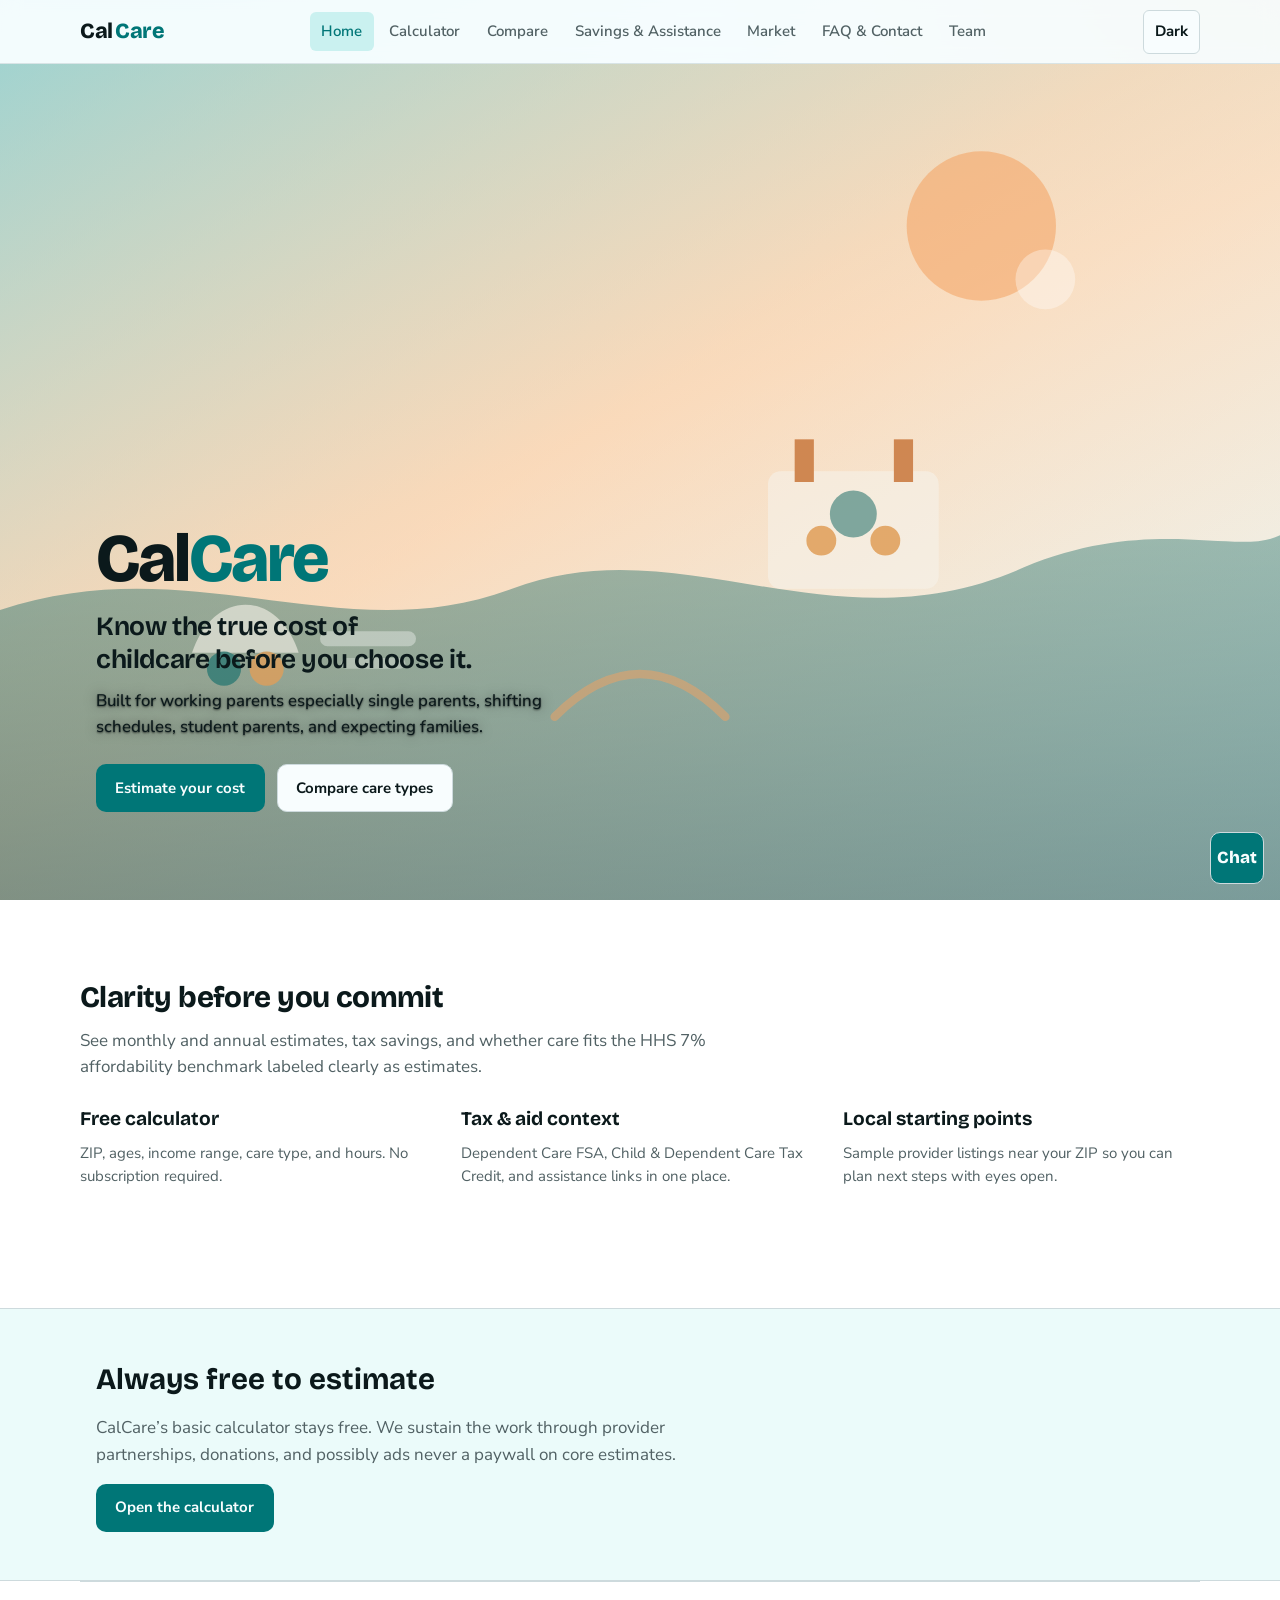
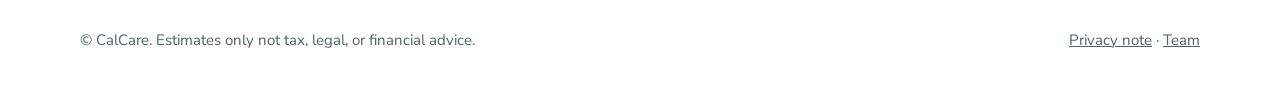
<file: index.html>
<!DOCTYPE html>
<html lang="en">
<head>
  <meta charset="utf-8" />
  <meta name="viewport" content="width=device-width, initial-scale=1, viewport-fit=cover" />
  <meta name="description" content="CalCare helps working parents estimate the true cost of childcare before they choose it." />
  <title>CalCare — Know the true cost of childcare</title>
  <link rel="stylesheet" href="css/styles.css" />
  <script>
    (function () {
      const t = localStorage.getItem("calcare-theme");
      if (t) document.documentElement.setAttribute("data-theme", t);
    })();
  </script>
</head>
<body>
  <a class="skip-link" href="#main">Skip to content</a>
  <!-- Navigation -->
  <header class="site-header">
    <div class="site-header__inner">
      <a class="brand" href="./">Cal<span>Care</span></a>
      <button type="button" class="nav-toggle" id="nav-toggle" aria-expanded="false" aria-controls="site-nav">Menu</button>
      <nav class="site-nav" id="site-nav" aria-label="Primary">
        <a href="./" aria-current="page">Home</a>
        <a href="calculator">Calculator</a>
        <a href="compare">Compare</a>
        <a href="savings">Savings &amp; Assistance</a>
        <a href="market">Market</a>
        <a href="faq">FAQ &amp; Contact</a>
        <a href="team">Team</a>
      </nav>
      <div class="header-actions">
        <button type="button" class="theme-toggle" id="theme-toggle" aria-pressed="false">Dark</button>
      </div>
    </div>
  </header>

  <!-- Silly Intro with the circle and shi -->
  <section class="hero" aria-label="CalCare introduction">
    <div class="hero__visual" aria-hidden="true">
      <svg xmlns="http://www.w3.org/2000/svg" viewBox="0 0 1200 800" preserveAspectRatio="xMidYMid slice" role="img" aria-label="Soft abstract scene of a playground and caring figures at sunset">
  <defs>
    <linearGradient id="sky" x1="0" y1="0" x2="1" y2="1">
      <stop offset="0%" stop-color="#7eb8b2" stop-opacity="0.55"/>
      <stop offset="45%" stop-color="#f0b27a" stop-opacity="0.35"/>
      <stop offset="100%" stop-color="#d9ebe8" stop-opacity="0.2"/>
    </linearGradient>
    <linearGradient id="hill" x1="0" y1="0" x2="0" y2="1">
      <stop offset="0%" stop-color="#2f7a74" stop-opacity="0.45"/>
      <stop offset="100%" stop-color="#1f4f4b" stop-opacity="0.55"/>
    </linearGradient>
  </defs>
  <rect width="1200" height="800" fill="url(#sky)"/>
  <circle class="float-a" cx="920" cy="160" r="70" fill="#f4a261" opacity="0.55"/>
  <circle class="float-b" cx="980" cy="210" r="28" fill="#ffffff" opacity="0.35"/>
  <path d="M0 520 C 180 460, 320 560, 480 500 C 640 440, 780 560, 960 480 C 1080 430, 1160 470, 1200 450 L 1200 800 L 0 800 Z" fill="url(#hill)"/>
  <g class="float-a" opacity="0.85">
    <rect x="720" y="390" width="160" height="110" rx="12" fill="#f7f3ea" opacity="0.7"/>
    <rect x="745" y="360" width="18" height="40" fill="#c9783d"/>
    <rect x="838" y="360" width="18" height="40" fill="#c9783d"/>
    <circle cx="800" cy="430" r="22" fill="#2f7a74" opacity="0.7"/>
    <circle cx="770" cy="455" r="14" fill="#e09f5a"/>
    <circle cx="830" cy="455" r="14" fill="#e09f5a"/>
  </g>
  <g class="float-b" opacity="0.8">
    <path d="M180 560 C 200 500, 260 500, 280 560 Z" fill="#f7f3ea" opacity="0.75"/>
    <circle cx="210" cy="575" r="16" fill="#2f7a74"/>
    <circle cx="250" cy="575" r="16" fill="#e09f5a"/>
    <rect x="300" y="540" width="90" height="14" rx="7" fill="#ffffff" opacity="0.45"/>
    <rect x="320" y="565" width="60" height="10" rx="5" fill="#ffffff" opacity="0.35"/>
  </g>
  <path d="M520 620 Q 600 540 680 620" fill="none" stroke="#f4a261" stroke-width="8" stroke-linecap="round" opacity="0.5"/>
</svg>

    </div>
    <div class="hero__content">
      <p class="hero__brand">Cal<span>Care</span></p>
      <h1 class="hero__headline">Know the true cost of childcare before you choose it.</h1>
      <p class="hero__lede">Built for working parents especially single parents, shifting schedules, student parents, and expecting families.</p>
      <div class="cta-row">
        <a class="btn btn--primary" href="calculator">Estimate your cost</a>
        <a class="btn btn--secondary" href="compare">Compare care types</a>
      </div>
    </div>
  </section>

  <main id="main">
    <section class="section" aria-labelledby="how-title">
      <h2 id="how-title">Clarity before you commit</h2>
      <p class="lede">See monthly and annual estimates, tax savings, and whether care fits the HHS 7% affordability benchmark labeled clearly as estimates.</p>
      <ul class="feature-list">
        <li>
          <h3>Free calculator</h3>
          <p>ZIP, ages, income range, care type, and hours. No subscription required.</p>
        </li>
        <li>
          <h3>Tax &amp; aid context</h3>
          <p>Dependent Care FSA, Child &amp; Dependent Care Tax Credit, and assistance links in one place.</p>
        </li>
        <li>
          <h3>Local starting points</h3>
          <p>Sample provider listings near your ZIP so you can plan next steps with eyes open.</p>
        </li>
      </ul>
    </section>
  </main>

  <div class="band">
    <div class="band__inner">
      <h2>Always free to estimate</h2>
      <p>CalCare’s basic calculator stays free. We sustain the work through provider partnerships, donations, and possibly ads never a paywall on core estimates.</p>
      <p style="margin-top:1rem"><a class="btn btn--primary" href="calculator">Open the calculator</a></p>
    </div>
  </div>

  <footer class="site-footer">
    <p>© CalCare. Estimates only not tax, legal, or financial advice.</p>
    <p><a href="faq">Privacy note</a> · <a href="team">Team</a></p>
  </footer>

  <div class="chatbot">
    <div class="chatbot__panel" id="chat-panel" role="dialog" aria-label="CalCare help chat">
      <div class="chatbot__header">
        <strong>Ask CalCare</strong>
        <button type="button" class="icon-btn" id="chat-close" aria-label="Close chat">Close</button>
      </div>
      <div class="chatbot__messages" id="chat-messages"></div>
      <form class="chatbot__form" id="chat-form">
        <label class="sr-only" for="chat-input">Your question</label>
        <input id="chat-input" name="q" autocomplete="off" placeholder="e.g. How does the FSA work?" />
        <button class="btn btn--primary" type="submit">Send</button>
      </form>
    </div>
    <button type="button" class="chatbot__toggle" id="chat-toggle" aria-expanded="false" aria-controls="chat-panel">Chat</button>
  </div>

  <script src="js/app.js"></script>
</body>
</html>
</file>
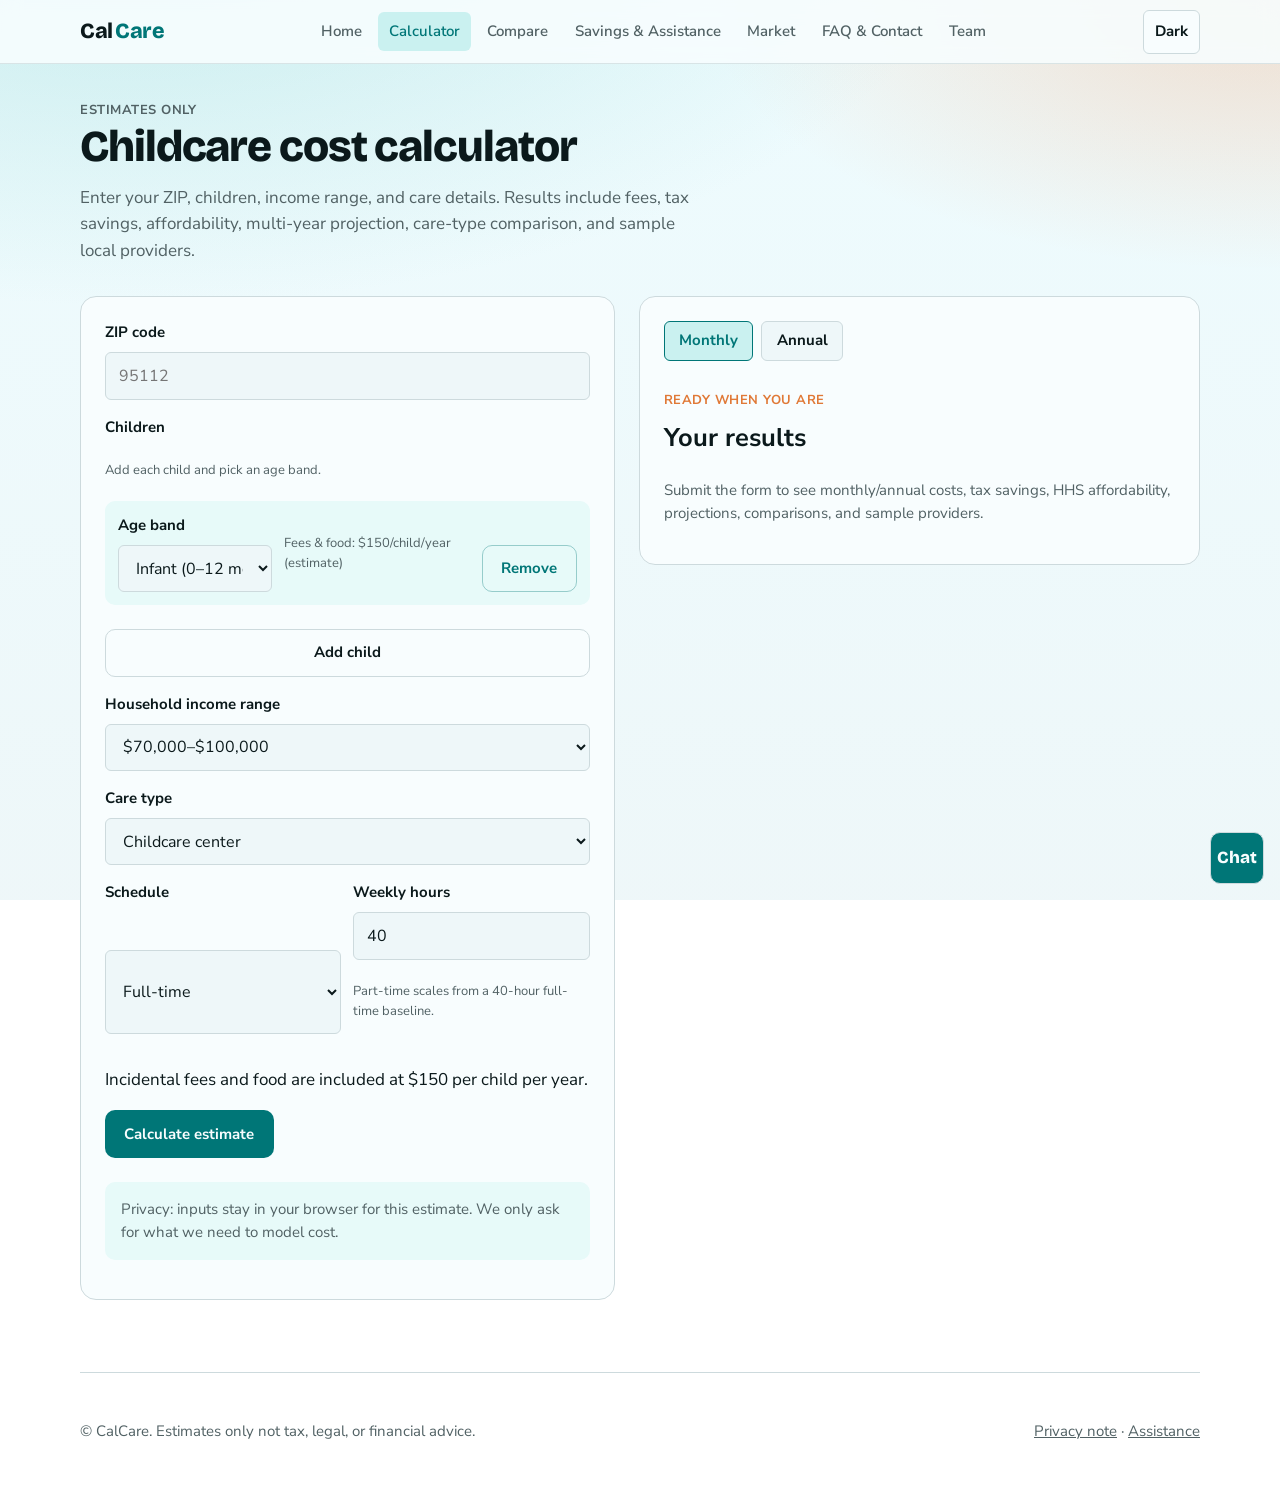
<file: calculator.html>
<!DOCTYPE html>
<html lang="en">
<head>
  <meta charset="utf-8" />
  <meta name="viewport" content="width=device-width, initial-scale=1, viewport-fit=cover" />
  <title>Calculator — CalCare</title>
  <link rel="stylesheet" href="css/styles.css" />
  <script>
    (function () {
      const t = localStorage.getItem("calcare-theme");
      if (t) document.documentElement.setAttribute("data-theme", t);
    })();
  </script>
</head>
<body>
  <a class="skip-link" href="#main">Skip to content</a>

  <!-- Navigation -->
  <header class="site-header">
    <div class="site-header__inner">
      <a class="brand" href="./">Cal<span>Care</span></a>
      <button type="button" class="nav-toggle" id="nav-toggle" aria-expanded="false" aria-controls="site-nav">Menu</button>
      <nav class="site-nav" id="site-nav" aria-label="Primary">
        <a href="./">Home</a>
        <a href="calculator" aria-current="page">Calculator</a>
        <a href="compare">Compare</a>
        <a href="savings">Savings &amp; Assistance</a>
        <a href="market">Market</a>
        <a href="faq">FAQ &amp; Contact</a>
        <a href="team">Team</a>
      </nav>
      <div class="header-actions">
        <button type="button" class="theme-toggle" id="theme-toggle" aria-pressed="false">Dark</button>
      </div>
    </div>
  </header>

  <main id="main">
    <header class="page-intro">
      <p class="estimate-label">Estimates only</p>
      <h1>Childcare cost calculator</h1>
      <p>Enter your ZIP, children, income range, and care details. Results include fees, tax savings, affordability, multi-year projection, care-type comparison, and sample local providers.</p>
    </header>

    <div class="calc-layout">
      <form class="form-panel" id="calc-form" novalidate>
        <div class="field">
          <label for="zip">ZIP code</label>
          <input id="zip" name="zip" inputmode="numeric" autocomplete="postal-code" placeholder="95112" required />
          <p class="hint" id="zip-error"></p>
        </div>

        <div class="field">
          <span class="field-label" id="children-label">Children</span>
          <p class="hint">Add each child and pick an age band.</p>
          <div class="child-rows" id="children-rows" aria-labelledby="children-label"></div>
          <button type="button" class="btn btn--secondary" id="add-child">Add child</button>
        </div>

        <div class="field">
          <label for="income">Household income range</label>
          <select id="income" name="income" required>
            <option value="under40">Under $40,000</option>
            <option value="40-70">$40,000–$70,000</option>
            <option value="70-100" selected>$70,000–$100,000</option>
            <option value="100-150">$100,000–$150,000</option>
            <option value="150-200">$150,000–$200,000</option>
            <option value="over200">Over $200,000</option>
          </select>
        </div>

        <div class="field">
          <label for="careType">Care type</label>
          <select id="careType" name="careType" required>
            <option value="center">Childcare center</option>
            <option value="home">Home daycare</option>
            <option value="nanny">In-home nanny</option>
            <option value="aupair">Au pair</option>
            <option value="sitter">Babysitter / after-school</option>
          </select>
        </div>

        <div class="field-row">
          <div class="field">
            <label for="schedule">Schedule</label>
            <select id="schedule" name="schedule">
              <option value="full">Full-time</option>
              <option value="part">Part-time</option>
            </select>
          </div>
          <div class="field">
            <label for="hours">Weekly hours</label>
            <input id="hours" name="hours" type="number" min="5" max="60" value="40" />
            <p class="hint">Part-time scales from a 40-hour full-time baseline.</p>
          </div>
        </div>

        <p class="hint">Incidental fees and food are included at $150 per child per year.</p>
        <button class="btn btn--primary" type="submit">Calculate estimate</button>
        <p class="privacy-note">Privacy: inputs stay in your browser for this estimate. We only ask for what we need to model cost.</p>
      </form>

      <section class="results-panel" tabindex="-1">
        <div class="segmented" role="group" aria-label="Cost period" style="margin-block-end:1rem">
          <button type="button" data-period="monthly" aria-pressed="true">Monthly</button>
          <button type="button" data-period="annual" aria-pressed="false">Annual</button>
        </div>
        <div id="calc-results" aria-live="polite">
          <p class="estimate-label">Ready when you are</p>
          <h2>Your results</h2>
          <p class="empty-state">Submit the form to see monthly/annual costs, tax savings, HHS affordability, projections, comparisons, and sample providers.</p>
        </div>
      </section>
    </div>
  </main>

  <footer class="site-footer">
    <p>© CalCare. Estimates only not tax, legal, or financial advice.</p>
    <p><a href="faq">Privacy note</a> · <a href="savings">Assistance</a></p>
  </footer>

  <div class="chatbot">
    <div class="chatbot__panel" id="chat-panel" role="dialog" aria-label="CalCare help chat">
      <div class="chatbot__header">
        <strong>Ask CalCare</strong>
        <button type="button" class="icon-btn" id="chat-close" aria-label="Close chat">Close</button>
      </div>
      <div class="chatbot__messages" id="chat-messages"></div>
      <form class="chatbot__form" id="chat-form">
        <label class="sr-only" for="chat-input">Your question</label>
        <input id="chat-input" name="q" autocomplete="off" placeholder="Ask about costs or tax savings" />
        <button class="btn btn--primary" type="submit">Send</button>
      </form>
    </div>
    <button type="button" class="chatbot__toggle" id="chat-toggle" aria-expanded="false" aria-controls="chat-panel">Chat</button>
  </div>

  <script src="js/calculator.js"></script>
  <script src="js/app.js"></script>
</body>
</html>
</file>
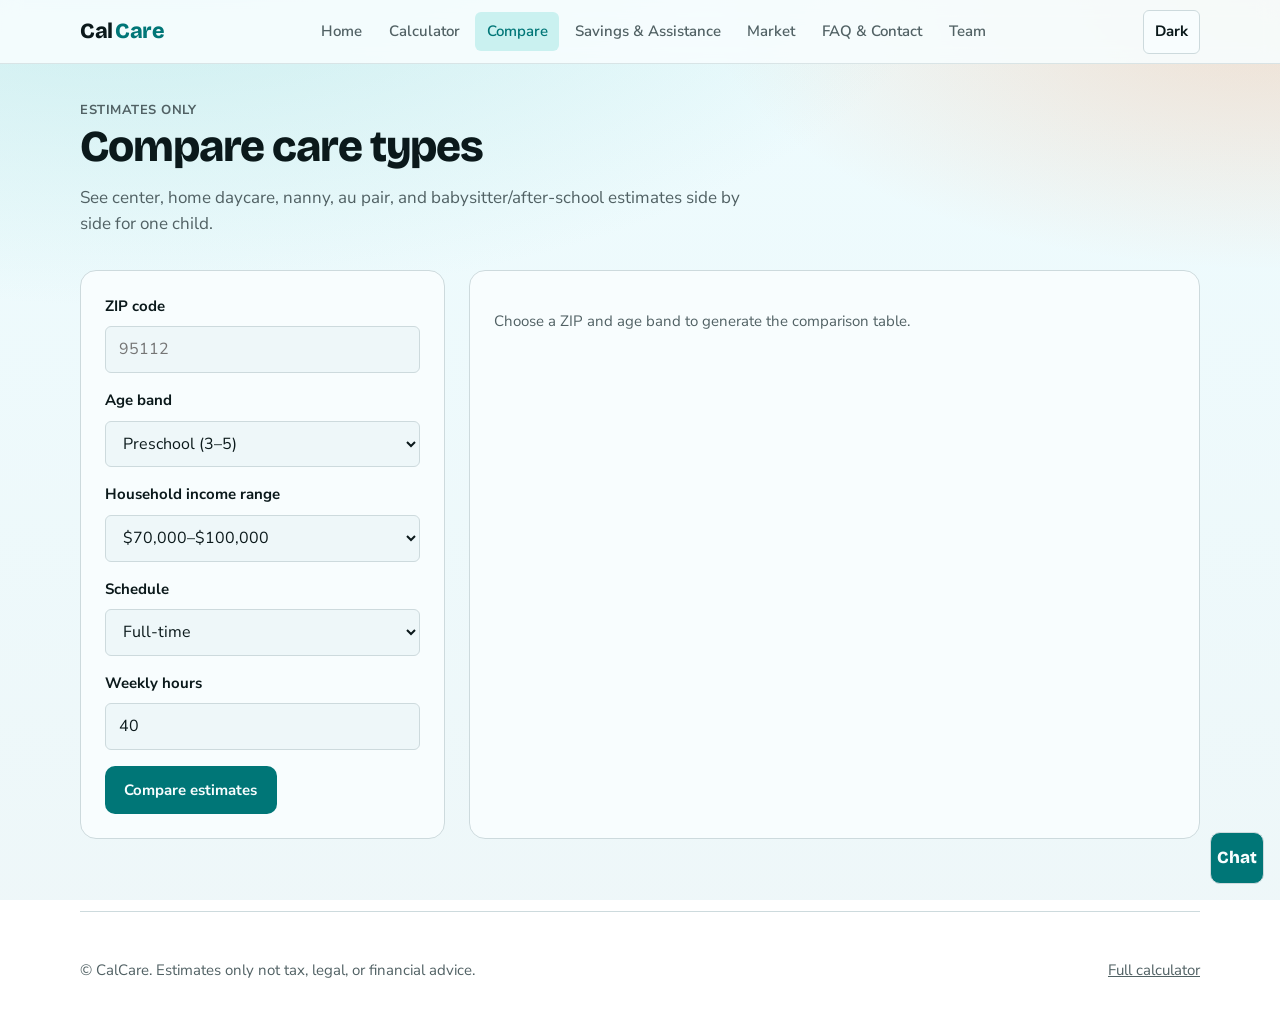
<file: compare.html>
<!DOCTYPE html>
<html lang="en">
<head>
  <meta charset="utf-8" />
  <meta name="viewport" content="width=device-width, initial-scale=1, viewport-fit=cover" />
  <title>Compare care types — CalCare</title>
  <link rel="stylesheet" href="css/styles.css" />
  <script>
    (function () {
      const t = localStorage.getItem("calcare-theme");
      if (t) document.documentElement.setAttribute("data-theme", t);
    })();
  </script>
</head>
<body>
  <a class="skip-link" href="#main">Skip to content</a>

  <!-- Navigation -->
  <header class="site-header">
    <div class="site-header__inner">
      <a class="brand" href="./">Cal<span>Care</span></a>
      <button type="button" class="nav-toggle" id="nav-toggle" aria-expanded="false" aria-controls="site-nav">Menu</button>
      <nav class="site-nav" id="site-nav" aria-label="Primary">
        <a href="./">Home</a>
        <a href="calculator">Calculator</a>
        <a href="compare" aria-current="page">Compare</a>
        <a href="savings">Savings &amp; Assistance</a>
        <a href="market">Market</a>
        <a href="faq">FAQ &amp; Contact</a>
        <a href="team">Team</a>
      </nav>
      <div class="header-actions">
        <button type="button" class="theme-toggle" id="theme-toggle" aria-pressed="false">Dark</button>
      </div>
    </div>
  </header>

  <main id="main">
    <header class="page-intro">
      <p class="estimate-label">Estimates only</p>
      <h1>Compare care types</h1>
      <p>See center, home daycare, nanny, au pair, and babysitter/after-school estimates side by side for one child.</p>
    </header>

    <div class="calc-layout calc-layout--compare">
      <form class="form-panel" id="compare-form">
        <div class="field-row">
          <div class="field">
            <label for="zip">ZIP code</label>
            <input id="zip" name="zip" inputmode="numeric" placeholder="95112" required />
            <p class="hint" id="zip-error"></p>
          </div>
          <div class="field">
            <label for="age">Age band</label>
            <select id="age" name="age">
              <option value="infant">Infant (0–12 mo)</option>
              <option value="toddler">Toddler (1–2)</option>
              <option value="preschool" selected>Preschool (3–5)</option>
              <option value="school">School age (6–12)</option>
            </select>
          </div>
        </div>
        <div class="field-row">
          <div class="field">
            <label for="income">Household income range</label>
            <select id="income" name="income">
              <option value="under40">Under $40,000</option>
              <option value="40-70">$40,000–$70,000</option>
              <option value="70-100" selected>$70,000–$100,000</option>
              <option value="100-150">$100,000–$150,000</option>
              <option value="150-200">$150,000–$200,000</option>
              <option value="over200">Over $200,000</option>
            </select>
          </div>
          <div class="field">
            <label for="schedule">Schedule</label>
            <select id="schedule" name="schedule">
              <option value="full">Full-time</option>
              <option value="part">Part-time</option>
            </select>
          </div>
        </div>
        <div class="field">
          <label for="hours">Weekly hours</label>
          <input id="hours" name="hours" type="number" min="5" max="60" value="40" />
        </div>
        <button class="btn btn--primary" type="submit">Compare estimates</button>
      </form>

      <section class="results-panel" id="compare-out" aria-live="polite">
        <p class="empty-state">Choose a ZIP and age band to generate the comparison table.</p>
      </section>
    </div>
  </main>

  <footer class="site-footer">
    <p>© CalCare. Estimates only not tax, legal, or financial advice.</p>
    <p><a href="calculator">Full calculator</a></p>
  </footer>

  <div class="chatbot">
    <div class="chatbot__panel" id="chat-panel" role="dialog" aria-label="CalCare help chat">
      <div class="chatbot__header">
        <strong>Ask CalCare</strong>
        <button type="button" class="icon-btn" id="chat-close" aria-label="Close chat">Close</button>
      </div>
      <div class="chatbot__messages" id="chat-messages"></div>
      <form class="chatbot__form" id="chat-form">
        <label class="sr-only" for="chat-input">Your question</label>
        <input id="chat-input" name="q" autocomplete="off" placeholder="Ask about care types" />
        <button class="btn btn--primary" type="submit">Send</button>
      </form>
    </div>
    <button type="button" class="chatbot__toggle" id="chat-toggle" aria-expanded="false" aria-controls="chat-panel">Chat</button>
  </div>

  <script src="js/calculator.js"></script>
  <script src="js/compare.js"></script>
  <script src="js/app.js"></script>
</body>
</html>
</file>
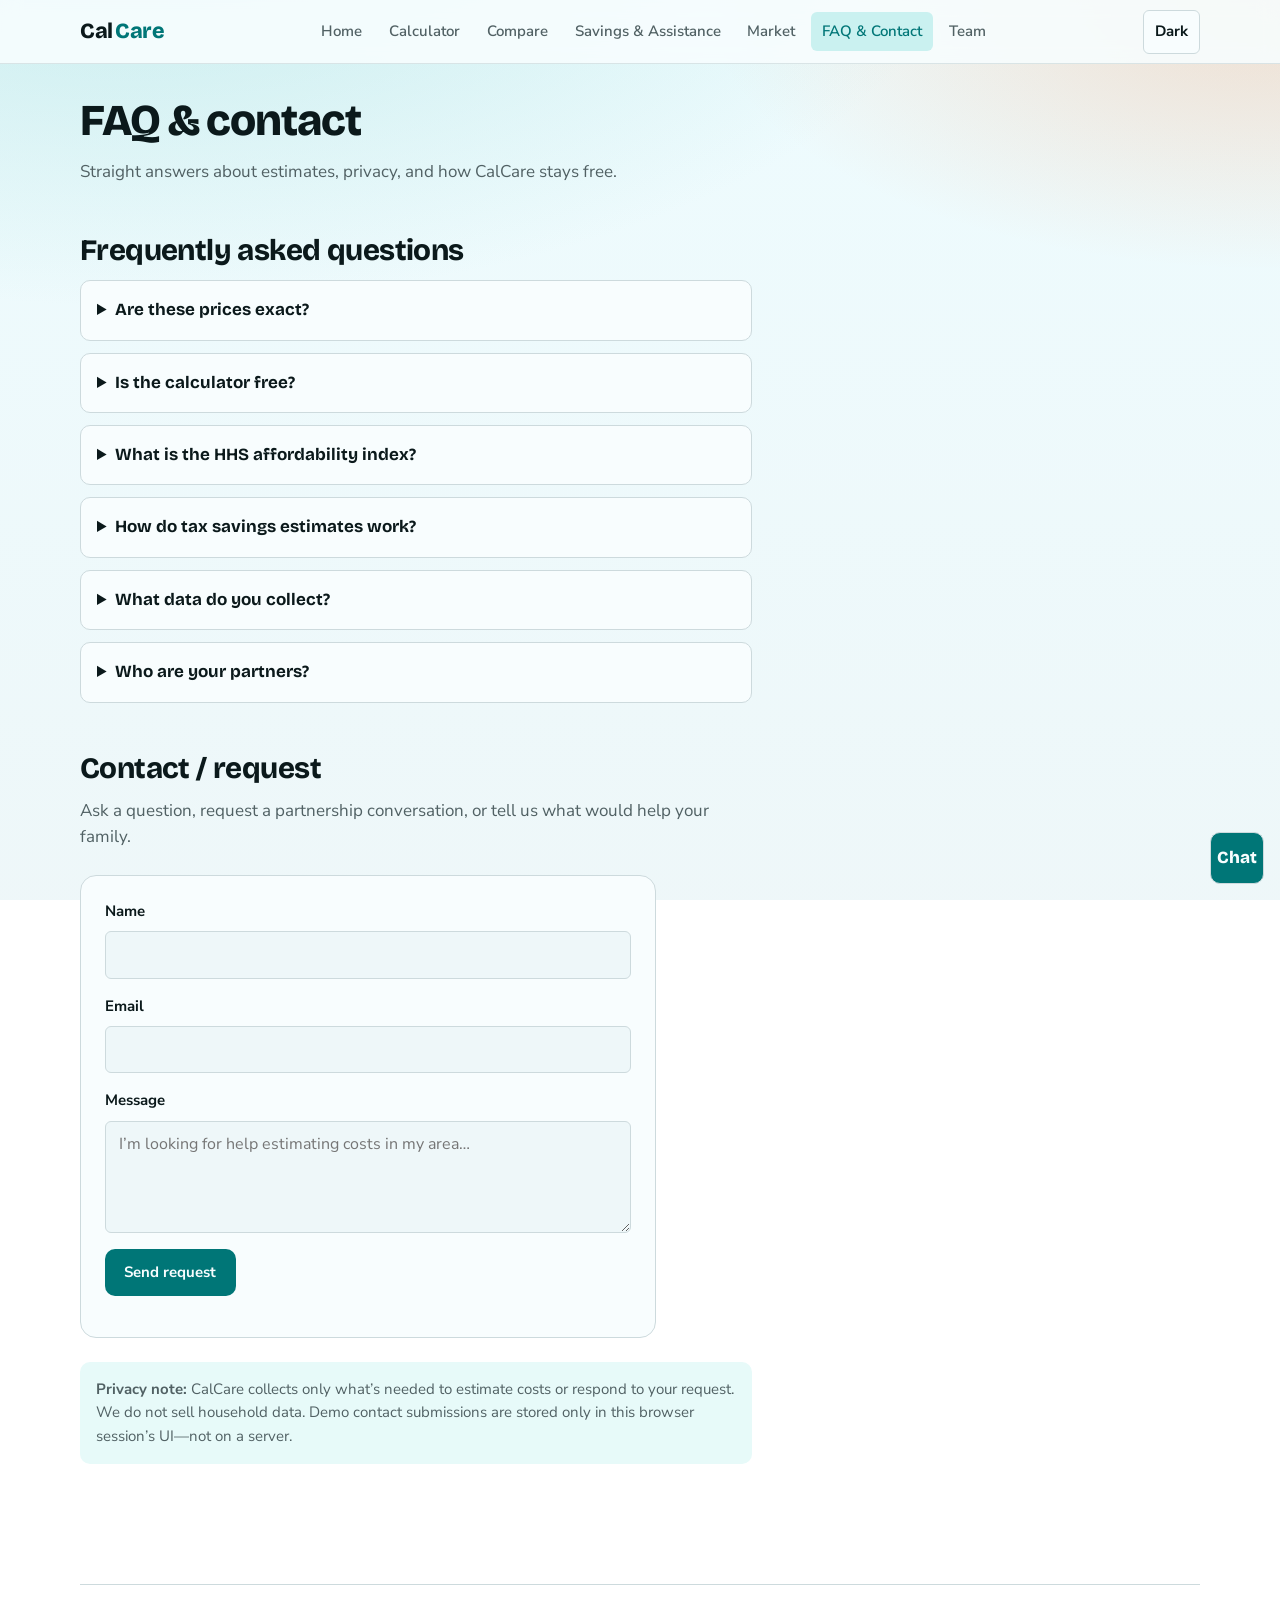
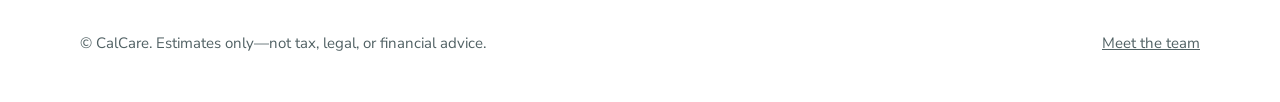
<file: faq.html>
<!DOCTYPE html>
<html lang="en">
<head>
  <meta charset="utf-8" />
  <meta name="viewport" content="width=device-width, initial-scale=1, viewport-fit=cover" />
  <title>FAQ &amp; Contact — CalCare</title>
  <link rel="stylesheet" href="css/styles.css" />
  <script>
    (function () {
      const t = localStorage.getItem("calcare-theme");
      if (t) document.documentElement.setAttribute("data-theme", t);
    })();
  </script>
</head>
<body>
  <a class="skip-link" href="#main">Skip to content</a>

  <!-- Navigation -->
  <header class="site-header">
    <div class="site-header__inner">
      <a class="brand" href="./">Cal<span>Care</span></a>
      <button type="button" class="nav-toggle" id="nav-toggle" aria-expanded="false" aria-controls="site-nav">Menu</button>
      <nav class="site-nav" id="site-nav" aria-label="Primary">
        <a href="./">Home</a>
        <a href="calculator">Calculator</a>
        <a href="compare">Compare</a>
        <a href="savings">Savings &amp; Assistance</a>
        <a href="market">Market</a>
        <a href="faq" aria-current="page">FAQ &amp; Contact</a>
        <a href="team">Team</a>
      </nav>
      <div class="header-actions">
        <button type="button" class="theme-toggle" id="theme-toggle" aria-pressed="false">Dark</button>
      </div>
    </div>
  </header>

  <main id="main">
    <header class="page-intro">
      <h1>FAQ &amp; contact</h1>
      <p>Straight answers about estimates, privacy, and how CalCare stays free.</p>
    </header>

    <section class="section">
      <h2>Frequently asked questions</h2>
      <div class="faq-list">
        <details>
          <summary>Are these prices exact?</summary>
          <p>No. Every figure is an estimate based on national baselines, a ZIP regional multiplier, care type, ages, and hours. Always confirm with providers and a tax professional.</p>
        </details>
        <details>
          <summary>Is the calculator free?</summary>
          <p>Yes. The basic calculator is always free. There are no subscriptions. We plan revenue from provider partnerships, donations, and possibly ads.</p>
        </details>
        <details>
          <summary>What is the HHS affordability index?</summary>
          <p>The U.S. Department of Health and Human Services has used 7% of household income as a benchmark for affordable childcare. CalCare shows your estimated out-of-pocket cost as a share of income against that benchmark.</p>
        </details>
        <details>
          <summary>How do tax savings estimates work?</summary>
          <p>We model Dependent Care FSA savings with a simplified marginal rate and the Child &amp; Dependent Care Tax Credit with simplified income-based percentages and expense caps. Real returns depend on filing status and other factors.</p>
        </details>
        <details>
          <summary>What data do you collect?</summary>
          <p>We collect only what’s needed to estimate costs. Calculator inputs stay in your browser unless you submit a contact request. See the privacy note below.</p>
        </details>
        <details>
          <summary>Who are your partners?</summary>
          <p>We’re building relationships with organizations such as FIRST 5 Santa Clara County and Choices for Children, plus childcare facilities that want to reach informed parents.</p>
        </details>
      </div>
    </section>

    <section class="section">
      <h2>Contact / request</h2>
      <p class="lede">Ask a question, request a partnership conversation, or tell us what would help your family.</p>
      <form class="form-panel" id="contact-form" style="max-width:36rem">
        <div class="field">
          <label for="contact-name">Name</label>
          <input id="contact-name" name="name" autocomplete="name" required />
        </div>
        <div class="field">
          <label for="contact-email">Email</label>
          <input id="contact-email" name="email" type="email" autocomplete="email" required />
        </div>
        <div class="field">
          <label for="contact-message">Message</label>
          <textarea id="contact-message" name="message" required placeholder="I’m looking for help estimating costs in my area…"></textarea>
        </div>
        <button class="btn btn--primary" type="submit">Send request</button>
        <p class="hint" id="contact-status" style="margin-top:1rem"></p>
      </form>
      <p class="privacy-note"><strong>Privacy note:</strong> CalCare collects only what’s needed to estimate costs or respond to your request. We do not sell household data. Demo contact submissions are stored only in this browser session’s UI—not on a server.</p>
    </section>
  </main>

  <footer class="site-footer">
    <p>© CalCare. Estimates only—not tax, legal, or financial advice.</p>
    <p><a href="team">Meet the team</a></p>
  </footer>

  <div class="chatbot">
    <div class="chatbot__panel" id="chat-panel" role="dialog" aria-label="CalCare help chat">
      <div class="chatbot__header">
        <strong>Ask CalCare</strong>
        <button type="button" class="icon-btn" id="chat-close" aria-label="Close chat">Close</button>
      </div>
      <div class="chatbot__messages" id="chat-messages"></div>
      <form class="chatbot__form" id="chat-form">
        <label class="sr-only" for="chat-input">Your question</label>
        <input id="chat-input" name="q" autocomplete="off" placeholder="Ask a quick question" />
        <button class="btn btn--primary" type="submit">Send</button>
      </form>
    </div>
    <button type="button" class="chatbot__toggle" id="chat-toggle" aria-expanded="false" aria-controls="chat-panel">Chat</button>
  </div>

  <script src="js/app.js"></script>
</body>
</html>
</file>
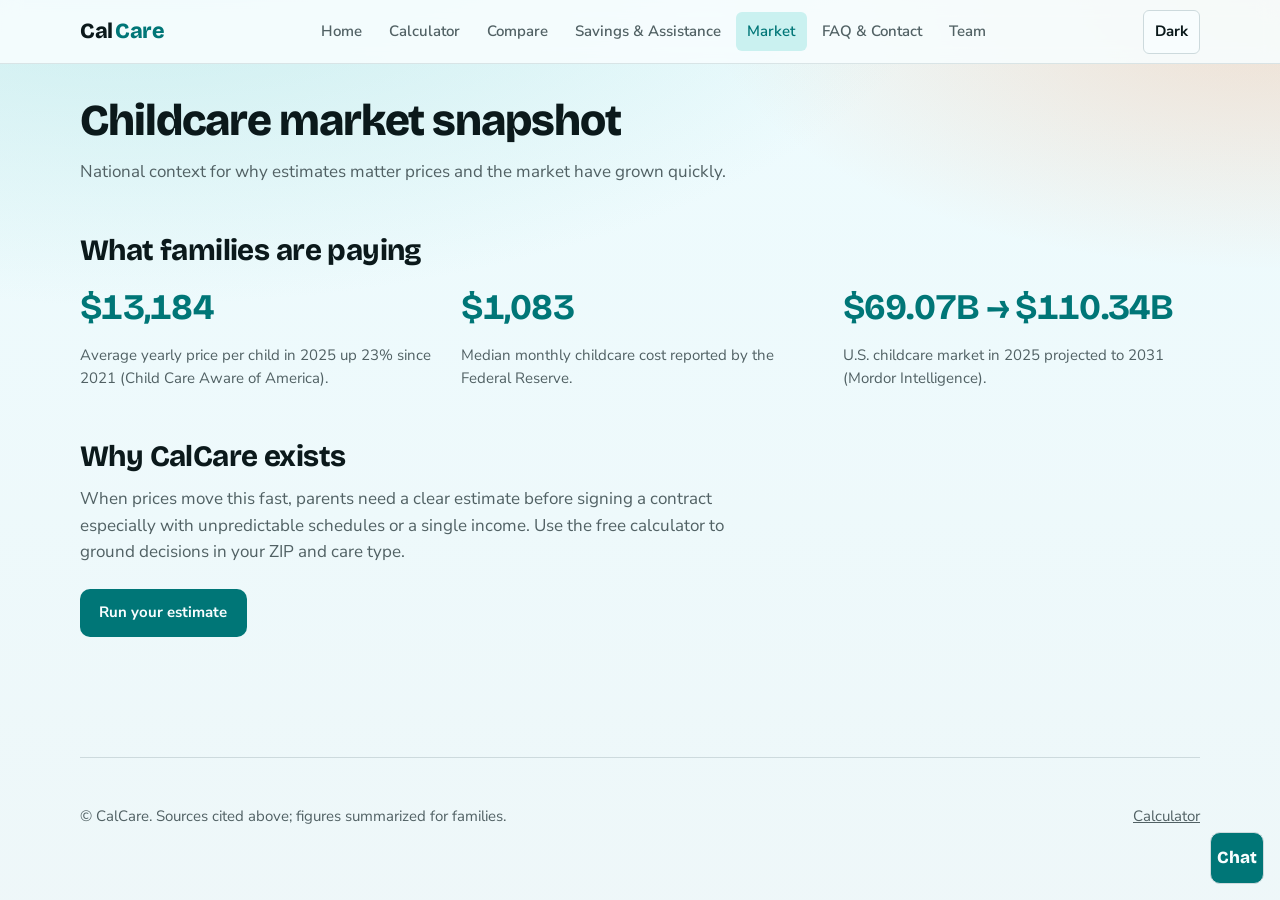
<file: market.html>
<!DOCTYPE html>
<html lang="en">
<head>
  <meta charset="utf-8" />
  <meta name="viewport" content="width=device-width, initial-scale=1, viewport-fit=cover" />
  <title>Market — CalCare</title>
  <link rel="stylesheet" href="css/styles.css" />
  <script>
    (function () {
      const t = localStorage.getItem("calcare-theme");
      if (t) document.documentElement.setAttribute("data-theme", t);
    })();
  </script>
</head>
<body>
  <a class="skip-link" href="#main">Skip to content</a>
  <header class="site-header">
    <div class="site-header__inner">
      <a class="brand" href="./">Cal<span>Care</span></a>
      <button type="button" class="nav-toggle" id="nav-toggle" aria-expanded="false" aria-controls="site-nav">Menu</button>
      <nav class="site-nav" id="site-nav" aria-label="Primary">
        <a href="./">Home</a>
        <a href="calculator">Calculator</a>
        <a href="compare">Compare</a>
        <a href="savings">Savings &amp; Assistance</a>
        <a href="market" aria-current="page">Market</a>
        <a href="faq">FAQ &amp; Contact</a>
        <a href="team">Team</a>
      </nav>
      <div class="header-actions">
        <button type="button" class="theme-toggle" id="theme-toggle" aria-pressed="false">Dark</button>
      </div>
    </div>
  </header>

  <main id="main">
    <header class="page-intro">
      <h1>Childcare market snapshot</h1>
      <p>National context for why estimates matter prices and the market have grown quickly.</p>
    </header>

    <section class="section">
      <h2>What families are paying</h2>
      <div class="stat-stack">
        <article class="stat-block">
          <h3>$13,184</h3>
          <p>Average yearly price per child in 2025 up 23% since 2021 (Child Care Aware of America).</p>
        </article>
        <article class="stat-block">
          <h3>$1,083</h3>
          <p>Median monthly childcare cost reported by the Federal Reserve.</p>
        </article>
        <article class="stat-block">
          <h3>$69.07B → $110.34B</h3>
          <p>U.S. childcare market in 2025 projected to 2031 (Mordor Intelligence).</p>
        </article>
      </div>
    </section>

    <section class="section section--narrow">
      <h2>Why CalCare exists</h2>
      <p class="lede">When prices move this fast, parents need a clear estimate before signing a contract especially with unpredictable schedules or a single income. Use the free calculator to ground decisions in your ZIP and care type.</p>
      <p><a class="btn btn--primary" href="calculator">Run your estimate</a></p>
    </section>
  </main>

  <footer class="site-footer">
    <p>© CalCare. Sources cited above; figures summarized for families.</p>
    <p><a href="calculator">Calculator</a></p>
  </footer>

  <div class="chatbot">
    <div class="chatbot__panel" id="chat-panel" role="dialog" aria-label="CalCare help chat">
      <div class="chatbot__header">
        <strong>Ask CalCare</strong>
        <button type="button" class="icon-btn" id="chat-close" aria-label="Close chat">Close</button>
      </div>
      <div class="chatbot__messages" id="chat-messages"></div>
      <form class="chatbot__form" id="chat-form">
        <label class="sr-only" for="chat-input">Your question</label>
        <input id="chat-input" name="q" autocomplete="off" placeholder="Ask about market costs" />
        <button class="btn btn--primary" type="submit">Send</button>
      </form>
    </div>
    <button type="button" class="chatbot__toggle" id="chat-toggle" aria-expanded="false" aria-controls="chat-panel">Chat</button>
  </div>

  <script src="js/app.js"></script>
</body>
</html>
</file>
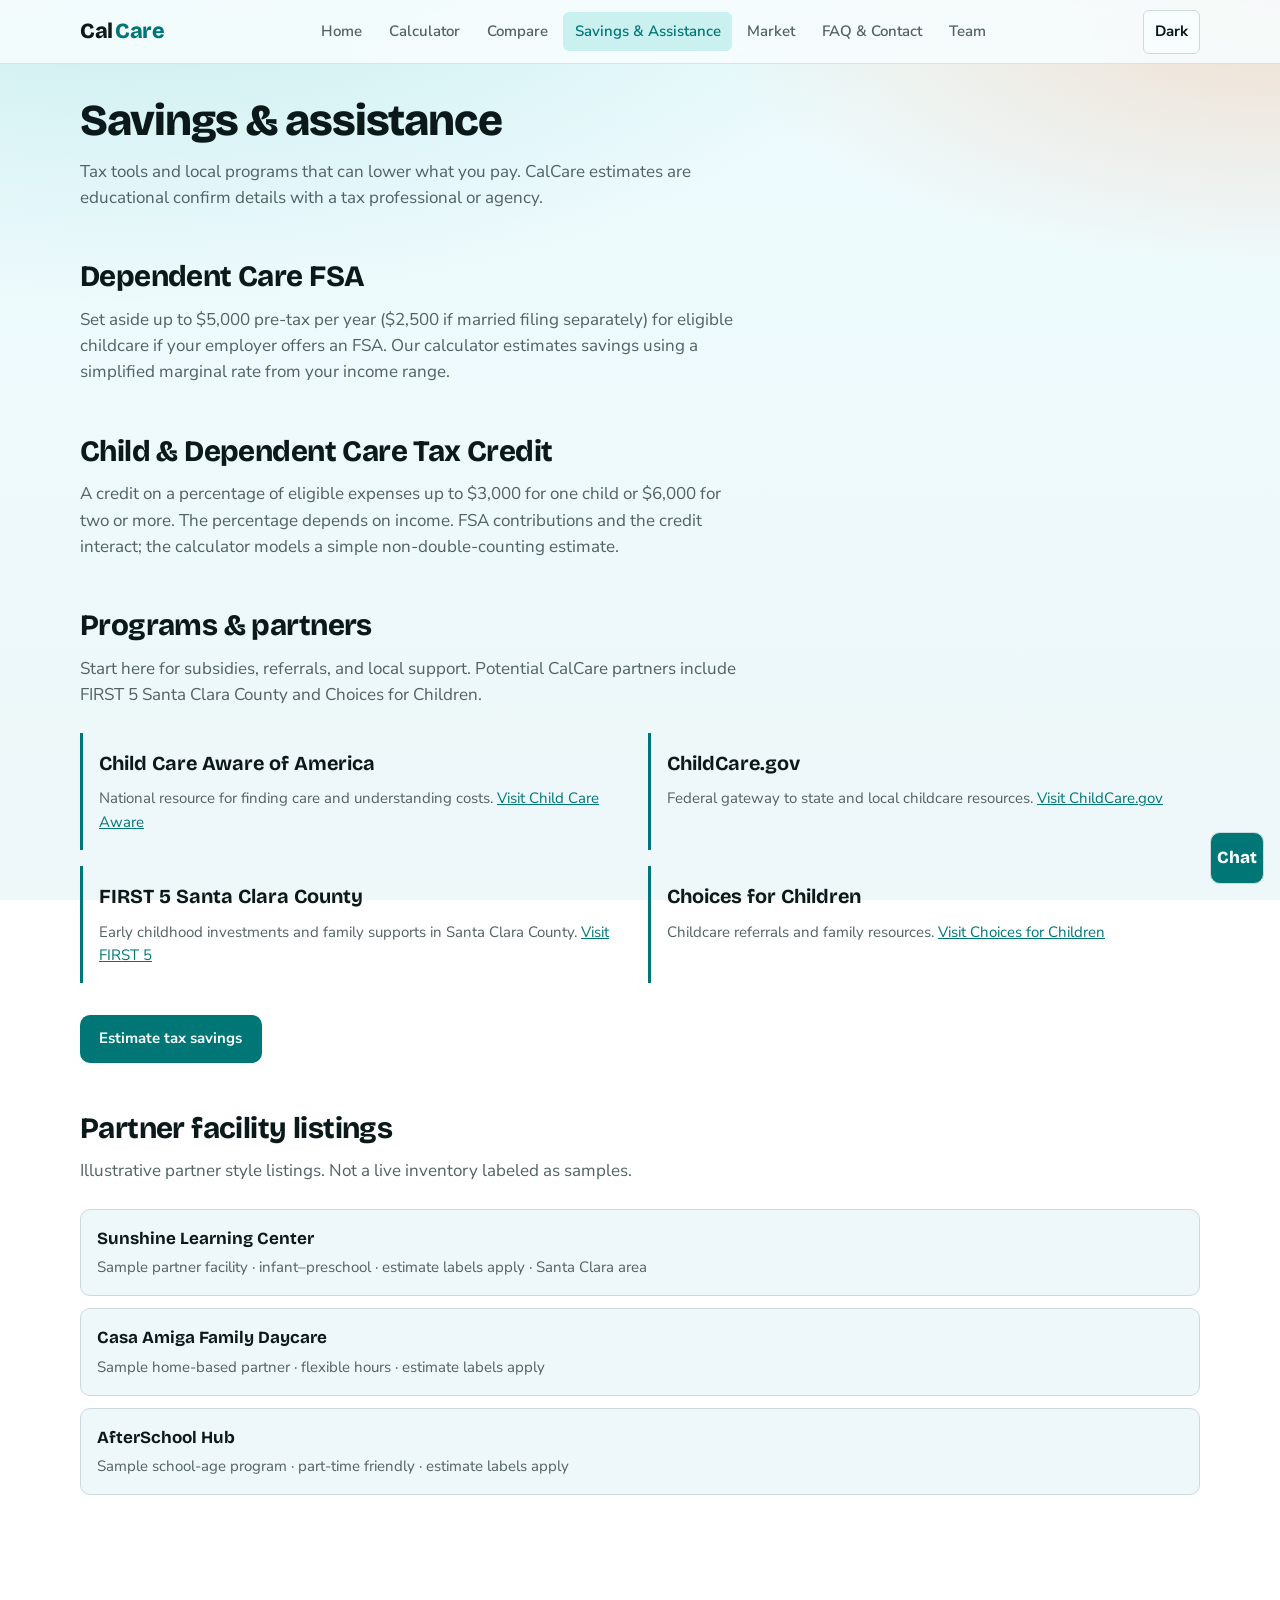
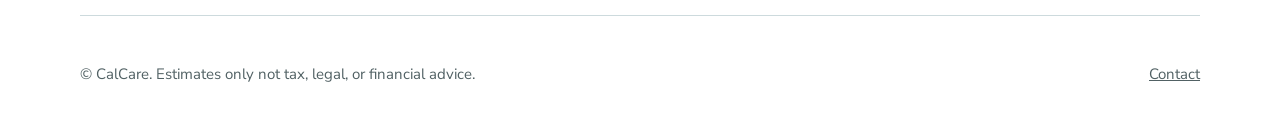
<file: savings.html>
<!DOCTYPE html>
<html lang="en">
<head>
  <meta charset="utf-8" />
  <meta name="viewport" content="width=device-width, initial-scale=1, viewport-fit=cover" />
  <title>Savings &amp; Assistance — CalCare</title>
  <link rel="stylesheet" href="css/styles.css" />
  <script>
    (function () {
      const t = localStorage.getItem("calcare-theme");
      if (t) document.documentElement.setAttribute("data-theme", t);
    })();
  </script>
</head>
<body>
  <a class="skip-link" href="#main">Skip to content</a>
  <header class="site-header">
    <div class="site-header__inner">
      <a class="brand" href="./">Cal<span>Care</span></a>
      <button type="button" class="nav-toggle" id="nav-toggle" aria-expanded="false" aria-controls="site-nav">Menu</button>
      <nav class="site-nav" id="site-nav" aria-label="Primary">
        <a href="./">Home</a>
        <a href="calculator">Calculator</a>
        <a href="compare">Compare</a>
        <a href="savings" aria-current="page">Savings &amp; Assistance</a>
        <a href="market">Market</a>
        <a href="faq">FAQ &amp; Contact</a>
        <a href="team">Team</a>
      </nav>
      <div class="header-actions">
        <button type="button" class="theme-toggle" id="theme-toggle" aria-pressed="false">Dark</button>
      </div>
    </div>
  </header>

  <main id="main">
    <header class="page-intro">
      <h1>Savings &amp; assistance</h1>
      <p>Tax tools and local programs that can lower what you pay. CalCare estimates are educational confirm details with a tax professional or agency.</p>
    </header>

    <section class="section section--narrow">
      <h2>Dependent Care FSA</h2>
      <p class="lede">Set aside up to $5,000 pre-tax per year ($2,500 if married filing separately) for eligible childcare if your employer offers an FSA. Our calculator estimates savings using a simplified marginal rate from your income range.</p>
    </section>

    <section class="section section--narrow">
      <h2>Child &amp; Dependent Care Tax Credit</h2>
      <p class="lede">A credit on a percentage of eligible expenses up to $3,000 for one child or $6,000 for two or more. The percentage depends on income. FSA contributions and the credit interact; the calculator models a simple non-double-counting estimate.</p>
    </section>

    <section class="section">
      <h2>Programs &amp; partners</h2>
      <p class="lede">Start here for subsidies, referrals, and local support. Potential CalCare partners include FIRST 5 Santa Clara County and Choices for Children.</p>
      <div class="partner-list">
        <article class="partner">
          <h3>Child Care Aware of America</h3>
          <p>National resource for finding care and understanding costs. <a href="https://www.childcareaware.org/" rel="noopener noreferrer" target="_blank">Visit Child Care Aware</a></p>
        </article>
        <article class="partner">
          <h3>ChildCare.gov</h3>
          <p>Federal gateway to state and local childcare resources. <a href="https://childcare.gov/" rel="noopener noreferrer" target="_blank">Visit ChildCare.gov</a></p>
        </article>
        <article class="partner">
          <h3>FIRST 5 Santa Clara County</h3>
          <p>Early childhood investments and family supports in Santa Clara County. <a href="https://www.first5kids.org/" rel="noopener noreferrer" target="_blank">Visit FIRST 5</a></p>
        </article>
        <article class="partner">
          <h3>Choices for Children</h3>
          <p>Childcare referrals and family resources. <a href="https://www.choicesforchildren.org/" rel="noopener noreferrer" target="_blank">Visit Choices for Children</a></p>
        </article>
      </div>
      <p style="margin-top:2rem"><a class="btn btn--primary" href="calculator">Estimate tax savings</a></p>
    </section>

    <section class="section">
      <h2>Partner facility listings</h2>
      <p class="lede">Illustrative partner style listings. Not a live inventory labeled as samples.</p>
      <ul class="provider-list">
        <li>
          <h3>Sunshine Learning Center</h3>
          <p>Sample partner facility · infant–preschool · estimate labels apply · Santa Clara area</p>
        </li>
        <li>
          <h3>Casa Amiga Family Daycare</h3>
          <p>Sample home-based partner · flexible hours · estimate labels apply</p>
        </li>
        <li>
          <h3>AfterSchool Hub</h3>
          <p>Sample school-age program · part-time friendly · estimate labels apply</p>
        </li>
      </ul>
    </section>
  </main>

  <footer class="site-footer">
    <p>© CalCare. Estimates only not tax, legal, or financial advice.</p>
    <p><a href="faq">Contact</a></p>
  </footer>

  <div class="chatbot">
    <div class="chatbot__panel" id="chat-panel" role="dialog" aria-label="CalCare help chat">
      <div class="chatbot__header">
        <strong>Ask CalCare</strong>
        <button type="button" class="icon-btn" id="chat-close" aria-label="Close chat">Close</button>
      </div>
      <div class="chatbot__messages" id="chat-messages"></div>
      <form class="chatbot__form" id="chat-form">
        <label class="sr-only" for="chat-input">Your question</label>
        <input id="chat-input" name="q" autocomplete="off" placeholder="Ask about FSA or assistance" />
        <button class="btn btn--primary" type="submit">Send</button>
      </form>
    </div>
    <button type="button" class="chatbot__toggle" id="chat-toggle" aria-expanded="false" aria-controls="chat-panel">Chat</button>
  </div>

  <script src="js/app.js"></script>
</body>
</html>
</file>
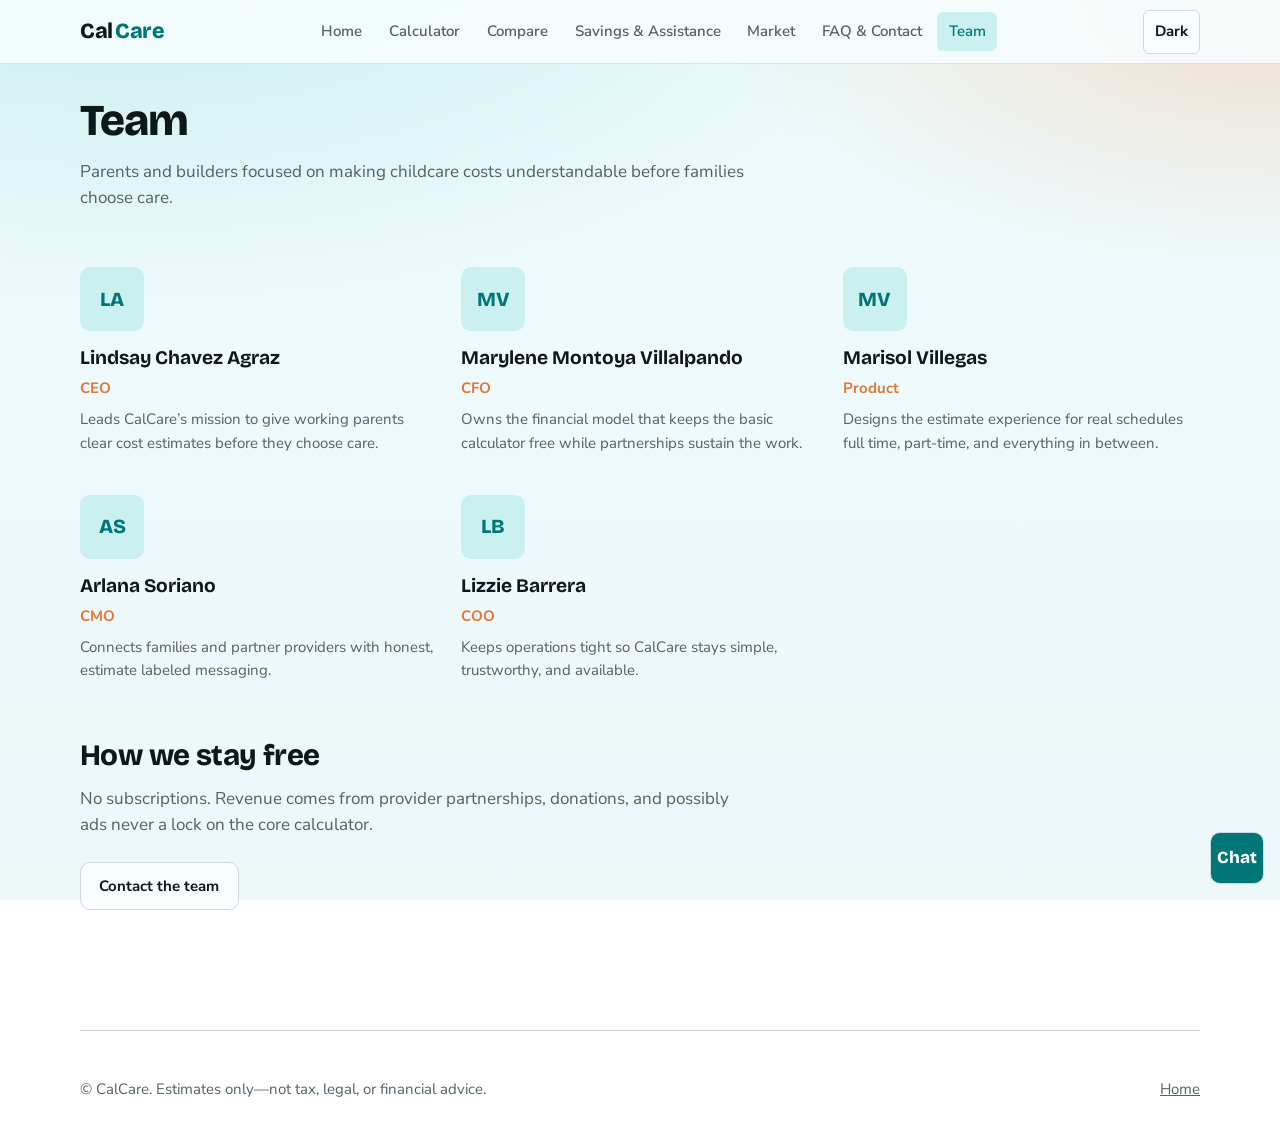
<file: team.html>
<!DOCTYPE html>
<html lang="en">
<head>
  <meta charset="utf-8" />
  <meta name="viewport" content="width=device-width, initial-scale=1, viewport-fit=cover" />
  <title>Team — CalCare</title>
  <link rel="stylesheet" href="css/styles.css" />
  <script>
    (function () {
      const t = localStorage.getItem("calcare-theme");
      if (t) document.documentElement.setAttribute("data-theme", t);
    })();
  </script>
</head>
<body>
  <a class="skip-link" href="#main">Skip to content</a>
  <header class="site-header">
    <div class="site-header__inner">
      <a class="brand" href="./">Cal<span>Care</span></a>
      <button type="button" class="nav-toggle" id="nav-toggle" aria-expanded="false" aria-controls="site-nav">Menu</button>
      <nav class="site-nav" id="site-nav" aria-label="Primary">
        <a href="./">Home</a>
        <a href="calculator">Calculator</a>
        <a href="compare">Compare</a>
        <a href="savings">Savings &amp; Assistance</a>
        <a href="market">Market</a>
        <a href="faq">FAQ &amp; Contact</a>
        <a href="team" aria-current="page">Team</a>
      </nav>
      <div class="header-actions">
        <button type="button" class="theme-toggle" id="theme-toggle" aria-pressed="false">Dark</button>
      </div>
    </div>
  </header>

  <main id="main">
    <header class="page-intro">
      <h1>Team</h1>
      <p>Parents and builders focused on making childcare costs understandable before families choose care.</p>
    </header>

    <section class="section">
      <div class="team-grid">
        <article class="team-member">
          <div class="avatar" aria-hidden="true">LA</div>
          <h3>Lindsay Chavez Agraz</h3>
          <p class="role">CEO</p>
          <p>Leads CalCare’s mission to give working parents clear cost estimates before they choose care.</p>
        </article>
        <article class="team-member">
          <div class="avatar" aria-hidden="true">MV</div>
          <h3>Marylene Montoya Villalpando</h3>
          <p class="role">CFO</p>
          <p>Owns the financial model that keeps the basic calculator free while partnerships sustain the work.</p>
        </article>
        <article class="team-member">
          <div class="avatar" aria-hidden="true">MV</div>
          <h3>Marisol Villegas</h3>
          <p class="role">Product</p>
          <p>Designs the estimate experience for real schedules full time, part-time, and everything in between.</p>
        </article>
        <article class="team-member">
          <div class="avatar" aria-hidden="true">AS</div>
          <h3>Arlana Soriano</h3>
          <p class="role">CMO</p>
          <p>Connects families and partner providers with honest, estimate labeled messaging.</p>
        </article>
        <article class="team-member">
          <div class="avatar" aria-hidden="true">LB</div>
          <h3>Lizzie Barrera</h3>
          <p class="role">COO</p>
          <p>Keeps operations tight so CalCare stays simple, trustworthy, and available.</p>
        </article>
      </div>
    </section>

    <section class="section section--narrow">
      <h2>How we stay free</h2>
      <p class="lede">No subscriptions. Revenue comes from provider partnerships, donations, and possibly ads never a lock on the core calculator.</p>
      <p><a class="btn btn--secondary" href="faq">Contact the team</a></p>
    </section>
  </main>

  <footer class="site-footer">
    <p>© CalCare. Estimates only—not tax, legal, or financial advice.</p>
    <p><a href="./">Home</a></p>
  </footer>

  <div class="chatbot">
    <div class="chatbot__panel" id="chat-panel" role="dialog" aria-label="CalCare help chat">
      <div class="chatbot__header">
        <strong>Ask CalCare</strong>
        <button type="button" class="icon-btn" id="chat-close" aria-label="Close chat">Close</button>
      </div>
      <div class="chatbot__messages" id="chat-messages"></div>
      <form class="chatbot__form" id="chat-form">
        <label class="sr-only" for="chat-input">Your question</label>
        <input id="chat-input" name="q" autocomplete="off" placeholder="Ask CalCare" />
        <button class="btn btn--primary" type="submit">Send</button>
      </form>
    </div>
    <button type="button" class="chatbot__toggle" id="chat-toggle" aria-expanded="false" aria-controls="chat-panel">Chat</button>
  </div>

  <script src="js/app.js"></script>
</body>
</html>
</file>
<file: css/styles.css>
/* CalCare — design tokens + layout */
@import url("https://fonts.googleapis.com/css2?family=Bricolage+Grotesque:opsz,wght@12..96,500;12..96,650;12..96,800&family=Nunito+Sans:opsz,wght@6..12,400;6..12,600;6..12,700&display=swap");

:root {
  color-scheme: light;

  --teal-50: oklch(0.97 0.02 195);
  --teal-100: oklch(0.93 0.04 195);
  --teal-200: oklch(0.86 0.06 195);
  --teal-500: oklch(0.58 0.1 195);
  --teal-600: oklch(0.5 0.11 195);
  --teal-700: oklch(0.42 0.09 195);
  --teal-800: oklch(0.34 0.07 195);

  --orange-400: oklch(0.75 0.14 50);
  --orange-500: oklch(0.68 0.15 50);
  --orange-600: oklch(0.6 0.15 50);

  --neutral-0: oklch(0.99 0.005 210);
  --neutral-50: oklch(0.97 0.01 210);
  --neutral-100: oklch(0.94 0.012 210);
  --neutral-200: oklch(0.88 0.015 210);
  --neutral-400: oklch(0.65 0.02 210);
  --neutral-600: oklch(0.48 0.02 210);
  --neutral-800: oklch(0.28 0.02 210);
  --neutral-900: oklch(0.2 0.02 210);

  --bg: var(--neutral-50);
  --bg-elevated: var(--neutral-0);
  --bg-muted: var(--teal-50);
  --bg-hero-from: oklch(0.94 0.04 195);
  --bg-hero-via: oklch(0.96 0.03 70);
  --bg-hero-to: oklch(0.98 0.015 210);
  --text: var(--neutral-900);
  --text-muted: var(--neutral-600);
  --text-inverse: var(--neutral-0);
  --border: var(--neutral-200);
  --accent: var(--teal-600);
  --accent-hover: var(--teal-700);
  --accent-soft: var(--teal-100);
  --secondary: var(--orange-500);
  --secondary-soft: oklch(0.94 0.05 50);
  --focus: var(--teal-500);
  --danger: oklch(0.5 0.14 25);
  --ok: oklch(0.52 0.1 155);
  --warn: oklch(0.58 0.12 70);

  --font-display: "Bricolage Grotesque", "Segoe UI", sans-serif;
  --font-body: "Nunito Sans", "Segoe UI", sans-serif;

  --text-display: clamp(2.5rem, 6vw, 4.25rem);
  --text-h1: clamp(1.85rem, 4vw, 2.75rem);
  --text-h2: clamp(1.4rem, 2.5vw, 1.85rem);
  --text-h3: 1.2rem;
  --text-body: 1.0625rem;
  --text-sm: 0.9375rem;
  --text-xs: 0.8125rem;

  --space-1: 0.25rem;
  --space-2: 0.5rem;
  --space-3: 0.75rem;
  --space-4: 1rem;
  --space-5: 1.5rem;
  --space-6: 2rem;
  --space-7: 3rem;
  --space-8: 4.5rem;

  --radius-sm: 0.375rem;
  --radius-md: 0.625rem;
  --radius-lg: 1rem;
  --shadow-soft: 0 1px solid transparent;
  --header-h: 4rem;
  --measure: 42rem;
  --ease-out: cubic-bezier(0.2, 0, 0, 1);
}

[data-theme="dark"] {
  color-scheme: dark;

  --bg: oklch(0.18 0.025 210);
  --bg-elevated: oklch(0.23 0.03 210);
  --bg-muted: oklch(0.26 0.04 195);
  --bg-hero-from: oklch(0.2 0.05 195);
  --bg-hero-via: oklch(0.22 0.04 70);
  --bg-hero-to: oklch(0.17 0.03 210);
  --text: oklch(0.95 0.01 210);
  --text-muted: oklch(0.75 0.02 210);
  --text-inverse: oklch(0.16 0.02 210);
  --border: oklch(0.35 0.03 210);
  --accent: oklch(0.72 0.1 195);
  --accent-hover: oklch(0.8 0.09 195);
  --accent-soft: oklch(0.3 0.05 195);
  --secondary: oklch(0.78 0.13 55);
  --secondary-soft: oklch(0.3 0.06 50);
  --focus: oklch(0.78 0.1 195);
  --danger: oklch(0.72 0.14 25);
  --ok: oklch(0.75 0.1 155);
  --warn: oklch(0.78 0.12 75);
}

*,
*::before,
*::after {
  box-sizing: border-box;
}

html {
  scroll-padding-block-start: var(--header-h);
  -webkit-font-smoothing: antialiased;
  -moz-osx-font-smoothing: grayscale;
}

body {
  margin: 0;
  min-height: 100dvh;
  font-family: var(--font-body);
  font-size: var(--text-body);
  font-weight: 400;
  line-height: 1.55;
  color: var(--text);
  background:
    radial-gradient(120% 80% at 10% -10%, color-mix(in oklab, var(--teal-200) 55%, transparent), transparent 55%),
    radial-gradient(90% 60% at 100% 0%, color-mix(in oklab, var(--orange-400) 28%, transparent), transparent 50%),
    linear-gradient(180deg, var(--bg-hero-to), var(--bg));
  background-attachment: fixed;
}

img {
  max-width: 100%;
  height: auto;
  display: block;
}

a {
  color: var(--accent);
  text-underline-position: from-font;
  text-decoration-thickness: from-font;
}

a:hover {
  color: var(--accent-hover);
}

:focus-visible {
  outline: 2px solid var(--focus);
  outline-offset: 3px;
}

.skip-link {
  position: absolute;
  inset-inline-start: var(--space-4);
  inset-block-start: var(--space-2);
  transform: translateY(-150%);
  background: var(--bg-elevated);
  color: var(--text);
  padding: var(--space-2) var(--space-4);
  border-radius: var(--radius-sm);
  z-index: 100;
  font-weight: 700;
}

.skip-link:focus {
  transform: translateY(0);
}

/* Header */
.site-header {
  position: sticky;
  top: 0;
  z-index: 50;
  height: var(--header-h);
  display: flex;
  align-items: center;
  border-block-end: 1px solid color-mix(in oklab, var(--border) 70%, transparent);
  background: color-mix(in oklab, var(--bg-elevated) 88%, transparent);
  backdrop-filter: blur(10px);
}

.site-header__inner {
  width: min(1120px, 100% - 2rem);
  margin-inline: auto;
  display: flex;
  align-items: center;
  justify-content: space-between;
  gap: var(--space-4);
}

.brand {
  font-family: var(--font-display);
  font-weight: 800;
  font-size: 1.35rem;
  letter-spacing: -0.02em;
  color: var(--text);
  text-decoration: none;
  display: inline-flex;
  align-items: baseline;
  gap: 0.15rem;
}

.brand span {
  color: var(--accent);
}

.nav-toggle {
  display: none;
  border: 1px solid var(--border);
  background: var(--bg-elevated);
  color: var(--text);
  border-radius: var(--radius-sm);
  min-width: 44px;
  min-height: 44px;
  padding: 0.5rem 0.75rem;
  font: inherit;
  font-weight: 700;
  font-size: var(--text-sm);
}

.site-nav {
  display: flex;
  align-items: center;
  gap: var(--space-1);
  flex-wrap: wrap;
}

.site-nav a {
  color: var(--text-muted);
  text-decoration: none;
  font-weight: 600;
  font-size: var(--text-sm);
  padding: 0.45rem 0.65rem;
  border-radius: var(--radius-sm);
  border: 1px solid transparent;
}

@media (hover: hover) {
  .site-nav a:hover {
    color: var(--text);
    background: var(--accent-soft);
  }
}

.site-nav a[aria-current="page"] {
  color: var(--accent);
  background: var(--accent-soft);
}

.header-actions {
  display: flex;
  align-items: center;
  gap: var(--space-2);
}

.theme-toggle {
  border: 1px solid var(--border);
  background: var(--bg-elevated);
  color: var(--text);
  border-radius: var(--radius-sm);
  min-width: 44px;
  min-height: 44px;
  padding: 0.5rem 0.7rem;
  font: inherit;
  font-weight: 700;
  font-size: var(--text-sm);
  cursor: pointer;
}

.theme-toggle:not(:disabled):active {
  transform: scale(0.96);
  transition: transform 150ms ease-out;
}

@media (max-width: 900px) {
  .nav-toggle {
    display: inline-flex;
    align-items: center;
    justify-content: center;
  }

  .site-nav {
    display: none;
    position: absolute;
    inset-inline: 0;
    top: var(--header-h);
    flex-direction: column;
    align-items: stretch;
    padding: var(--space-4);
    gap: var(--space-1);
    background: var(--bg-elevated);
    border-block-end: 1px solid var(--border);
  }

  .site-nav.is-open {
    display: flex;
  }

  .site-nav a {
    padding: 0.75rem 1rem;
  }
}

main {
  width: min(1120px, 100% - 2rem);
  margin-inline: auto;
  padding-block: var(--space-6) var(--space-8);
}

/* Hero */
.hero {
  position: relative;
  width: 100vw;
  margin-inline: calc(50% - 50vw);
  min-height: calc(100dvh - var(--header-h));
  display: grid;
  align-items: end;
  overflow: hidden;
  background:
    linear-gradient(160deg, var(--bg-hero-from), var(--bg-hero-via) 45%, var(--bg-hero-to)),
    radial-gradient(ellipse 70% 50% at 70% 40%, color-mix(in oklab, var(--teal-500) 22%, transparent), transparent);
}

.hero__visual {
  position: absolute;
  inset: 0;
  pointer-events: none;
}

.hero__visual svg {
  width: 100%;
  height: 100%;
  object-fit: cover;
}

.hero__content {
  position: relative;
  z-index: 1;
  width: min(1120px, 100% - 2rem);
  margin-inline: auto;
  padding-block: clamp(3rem, 12vh, 7rem) clamp(3rem, 10vh, 5.5rem);
  max-width: 36rem;
  margin-inline-start: max(1rem, calc((100vw - 1120px) / 2 + 1rem));
}

.hero__brand {
  font-family: var(--font-display);
  font-weight: 800;
  font-size: var(--text-display);
  line-height: 1.05;
  letter-spacing: -0.03em;
  color: var(--text);
  margin: 0 0 var(--space-4);
  text-wrap: balance;
}

.hero__brand span {
  color: var(--accent);
}

.hero__headline {
  font-family: var(--font-display);
  font-weight: 650;
  font-size: clamp(1.25rem, 2.4vw, 1.65rem);
  line-height: 1.25;
  letter-spacing: -0.015em;
  margin: 0 0 var(--space-3);
  color: var(--text);
  text-wrap: balance;
}

.hero__lede {
  margin: 0 0 var(--space-5);
  color: var(--text);
  font-weight: 500;
  text-shadow: 0 1px 2px rgba(0, 0, 0, 0.6), 0 0 12px rgba(0, 0, 0, 0.5);
  font-size: 1.05rem;
  max-width: 32rem;
  text-wrap: pretty;
}

.cta-row {
  display: flex;
  flex-wrap: wrap;
  gap: var(--space-3);
}

.btn {
  display: inline-flex;
  align-items: center;
  justify-content: center;
  gap: 0.4rem;
  min-height: 44px;
  padding: 0.7rem 1.15rem;
  border-radius: var(--radius-md);
  border: 1px solid transparent;
  font: inherit;
  font-weight: 700;
  font-size: var(--text-sm);
  text-decoration: none;
  cursor: pointer;
  transition-property: background-color, border-color, color, transform;
  transition-duration: 150ms;
  transition-timing-function: var(--ease-out);
}

.btn:not(:disabled):active {
  transform: scale(0.96);
}

.btn--primary {
  background: var(--accent);
  color: var(--text-inverse);
}

.btn--primary:hover {
  background: var(--accent-hover);
  color: var(--text-inverse);
}

.btn--secondary {
  background: var(--bg-elevated);
  color: var(--text);
  border-color: var(--border);
}

.btn--secondary:hover {
  border-color: var(--accent);
  color: var(--accent);
}

.btn--ghost {
  background: transparent;
  color: var(--accent);
  border-color: color-mix(in oklab, var(--accent) 35%, transparent);
}

.page-intro {
  margin-block-end: var(--space-6);
  max-width: var(--measure);
}

.page-intro h1 {
  font-family: var(--font-display);
  font-size: var(--text-h1);
  font-weight: 800;
  line-height: 1.15;
  letter-spacing: -0.025em;
  margin: 0 0 var(--space-3);
  text-wrap: balance;
}

.page-intro p {
  margin: 0;
  color: var(--text-muted);
  text-wrap: pretty;
}

.estimate-label {
  display: inline-block;
  font-size: var(--text-xs);
  font-weight: 700;
  letter-spacing: 0.04em;
  text-transform: uppercase;
  color: var(--secondary);
  margin-block-end: var(--space-2);
}

.section {
  margin-block: var(--space-7);
}

.section h2 {
  font-family: var(--font-display);
  font-size: var(--text-h2);
  font-weight: 750;
  line-height: 1.2;
  letter-spacing: -0.02em;
  margin: 0 0 var(--space-3);
  text-wrap: balance;
}

.section > p.lede {
  margin: 0 0 var(--space-5);
  color: var(--text-muted);
  max-width: var(--measure);
}

.section--narrow {
  max-width: var(--measure);
}

/* Atmosphere band below hero on home */
.band {
  width: 100vw;
  margin-inline: calc(50% - 50vw);
  padding: var(--space-7) max(1rem, calc((100vw - 1120px) / 2 + 1rem));
  background: color-mix(in oklab, var(--bg-muted) 80%, transparent);
  border-block: 1px solid var(--border);
}

.band__inner {
  width: min(1120px, 100%);
  margin-inline: auto;
}

.band h2 {
  font-family: var(--font-display);
  font-size: var(--text-h2);
  margin: 0 0 var(--space-3);
}

.band p {
  margin: 0;
  max-width: var(--measure);
  color: var(--text-muted);
}

.feature-list {
  list-style: none;
  margin: var(--space-5) 0 0;
  padding: 0;
  display: grid;
  gap: var(--space-4);
}

@media (min-width: 720px) {
  .feature-list {
    grid-template-columns: repeat(3, minmax(0, 1fr));
    gap: var(--space-5);
  }
}

.feature-list li {
  padding: 0;
}

.feature-list h3 {
  font-family: var(--font-display);
  font-size: var(--text-h3);
  margin: 0 0 var(--space-2);
}

.feature-list p {
  margin: 0;
  color: var(--text-muted);
  font-size: var(--text-sm);
}

/* Forms */
.form-panel,
.results-panel,
.panel {
  background: var(--bg-elevated);
  border: 1px solid var(--border);
  border-radius: var(--radius-lg);
  padding: var(--space-5);
}

.calc-layout {
  display: grid;
  gap: var(--space-5);
}

@media (min-width: 900px) {
  .calc-layout {
    grid-template-columns: minmax(0, 1fr) minmax(0, 1.05fr);
    align-items: start;
  }

  .results-panel {
    position: sticky;
    top: calc(var(--header-h) + 1rem);
  }

  .calc-layout--compare {
    grid-template-columns: minmax(0, 1fr) minmax(0, 2fr);
    align-items: stretch;
  }

  .calc-layout--compare .field-row {
    grid-template-columns: 1fr;
    gap: 0;
  }
}

.field {
  display: grid;
  gap: var(--space-2);
  margin-block-end: var(--space-4);
}

.field label,
.field-label {
  font-weight: 700;
  font-size: var(--text-sm);
}

.field .hint {
  color: var(--text-muted);
  font-size: var(--text-xs);
}

.field .hint:empty {
  display: none;
}

.field input,
.field select,
.field textarea {
  width: 100%;
  min-height: 44px;
  padding: 0.65rem 0.8rem;
  border: 1px solid var(--border);
  border-radius: var(--radius-sm);
  background: var(--bg);
  color: var(--text);
  font: inherit;
  font-size: 1rem;
}

.field textarea {
  min-height: 7rem;
  resize: vertical;
}

.field-row {
  display: grid;
  gap: var(--space-3);
}

@media (min-width: 560px) {
  .field-row {
    grid-template-columns: repeat(2, minmax(0, 1fr));
  }
}

.child-rows {
  display: grid;
  gap: var(--space-3);
  margin-block-end: var(--space-4);
}

.child-row {
  display: grid;
  gap: var(--space-3);
  grid-template-columns: 1fr;
  padding: var(--space-3);
  background: var(--bg-muted);
  border-radius: var(--radius-md);
  border: 1px solid transparent;
}

@media (min-width: 560px) {
  .child-row {
    grid-template-columns: 1fr 1.2fr auto;
    align-items: end;
  }
}

.child-row button {
  min-height: 44px;
}

.segmented {
  display: inline-flex;
  flex-wrap: wrap;
  gap: var(--space-2);
}

.segmented button {
  min-height: 40px;
  padding: 0.45rem 0.9rem;
  border-radius: var(--radius-sm);
  border: 1px solid var(--border);
  background: var(--bg);
  color: var(--text);
  font: inherit;
  font-weight: 700;
  font-size: var(--text-sm);
  cursor: pointer;
}

.segmented button[aria-pressed="true"] {
  background: var(--accent-soft);
  border-color: var(--accent);
  color: var(--accent);
}

.results-panel h2 {
  margin-top: 0;
}

.metric-grid {
  display: grid;
  gap: var(--space-3);
  grid-template-columns: repeat(2, minmax(0, 1fr));
  margin-block: var(--space-4);
}

.metric {
  padding: var(--space-3);
  background: var(--bg-muted);
  border-radius: var(--radius-md);
}

.metric .label {
  display: block;
  font-size: var(--text-xs);
  font-weight: 700;
  color: var(--text-muted);
  margin-block-end: var(--space-1);
}

.metric .value {
  font-family: var(--font-display);
  font-weight: 750;
  font-size: 1.35rem;
  font-variant-numeric: tabular-nums;
  letter-spacing: -0.02em;
}

.breakdown {
  width: 100%;
  border-collapse: collapse;
  font-variant-numeric: tabular-nums;
  margin-block: var(--space-4);
}

.breakdown th,
.breakdown td {
  text-align: start;
  padding: 0.55rem 0;
  border-block-end: 1px solid var(--border);
  font-size: var(--text-sm);
}

.breakdown td:last-child,
.breakdown th:last-child {
  text-align: end;
}

.affordability {
  padding: var(--space-4);
  border-radius: var(--radius-md);
  background: var(--secondary-soft);
  margin-block: var(--space-4);
}

.affordability[data-status="ok"] {
  background: color-mix(in oklab, var(--ok) 18%, var(--bg-elevated));
}

.affordability[data-status="high"] {
  background: color-mix(in oklab, var(--danger) 16%, var(--bg-elevated));
}

.affordability strong {
  font-variant-numeric: tabular-nums;
}

.chart {
  display: grid;
  gap: var(--space-2);
  margin-block: var(--space-4);
}

.chart-bar {
  display: grid;
  grid-template-columns: 4.5rem 1fr 5.5rem;
  gap: var(--space-3);
  align-items: center;
  font-size: var(--text-sm);
  font-variant-numeric: tabular-nums;
}

.chart-bar__track {
  height: 0.65rem;
  background: var(--neutral-100);
  border-radius: var(--radius-sm);
  overflow: hidden;
  border: 1px solid transparent;
}

[data-theme="dark"] .chart-bar__track {
  background: oklch(0.3 0.03 210);
}

.chart-bar__fill {
  height: 100%;
  width: 0;
  background: linear-gradient(90deg, var(--accent), var(--secondary));
  border-radius: inherit;
  transition: width 400ms var(--ease-out);
}

.provider-list {
  list-style: none;
  margin: var(--space-4) 0 0;
  padding: 0;
  display: grid;
  gap: var(--space-3);
}

.provider-list li {
  padding: var(--space-4);
  border: 1px solid var(--border);
  border-radius: var(--radius-md);
  background: var(--bg);
}

.provider-list h3 {
  margin: 0 0 var(--space-1);
  font-size: var(--text-body);
  font-family: var(--font-display);
}

.provider-list p {
  margin: 0;
  color: var(--text-muted);
  font-size: var(--text-sm);
}

.compare-table-wrap {
  overflow-x: auto;
  border: 1px solid var(--border);
  border-radius: var(--radius-lg);
  background: var(--bg-elevated);
}

.compare-table {
  width: 100%;
  border-collapse: collapse;
  min-width: 640px;
  font-variant-numeric: tabular-nums;
}

.results-panel .compare-table {
  min-width: 0;
}

.compare-table th,
.compare-table td {
  padding: 0.85rem 1rem;
  text-align: start;
  border-block-end: 1px solid var(--border);
  font-size: var(--text-sm);
}

.compare-table th {
  background: var(--bg-muted);
  font-family: var(--font-display);
  font-weight: 700;
}

.compare-table td:not(:first-child),
.compare-table th:not(:first-child) {
  text-align: end;
}

.stat-stack {
  display: grid;
  gap: var(--space-5);
}

@media (min-width: 720px) {
  .stat-stack {
    grid-template-columns: repeat(3, minmax(0, 1fr));
  }
}

.stat-block h3 {
  font-family: var(--font-display);
  font-size: clamp(1.75rem, 3vw, 2.25rem);
  margin: 0 0 var(--space-2);
  letter-spacing: -0.02em;
  font-variant-numeric: tabular-nums;
  color: var(--accent);
}

.stat-block p {
  margin: 0;
  color: var(--text-muted);
  font-size: var(--text-sm);
}

.faq-list {
  display: grid;
  gap: var(--space-3);
  max-width: var(--measure);
}

.faq-list details {
  border: 1px solid var(--border);
  border-radius: var(--radius-md);
  background: var(--bg-elevated);
  padding: var(--space-4);
}

.faq-list summary {
  font-weight: 700;
  cursor: pointer;
  font-family: var(--font-display);
}

.faq-list details p {
  margin: var(--space-3) 0 0;
  color: var(--text-muted);
}

.team-grid {
  display: grid;
  gap: var(--space-5);
}

@media (min-width: 640px) {
  .team-grid {
    grid-template-columns: repeat(2, minmax(0, 1fr));
  }
}

@media (min-width: 960px) {
  .team-grid {
    grid-template-columns: repeat(3, minmax(0, 1fr));
  }
}

.team-member {
  padding-block: var(--space-2);
}

.team-member .avatar {
  width: 4rem;
  height: 4rem;
  border-radius: var(--radius-md);
  display: grid;
  place-items: center;
  font-family: var(--font-display);
  font-weight: 800;
  font-size: 1.25rem;
  color: var(--accent);
  background: var(--accent-soft);
  margin-block-end: var(--space-3);
}

.team-member h3 {
  margin: 0 0 var(--space-1);
  font-family: var(--font-display);
  font-size: var(--text-h3);
}

.team-member .role {
  color: var(--secondary);
  font-weight: 700;
  font-size: var(--text-sm);
  margin: 0 0 var(--space-2);
}

.team-member p {
  margin: 0;
  color: var(--text-muted);
  font-size: var(--text-sm);
}

.partner-list {
  display: grid;
  gap: var(--space-4);
}

@media (min-width: 640px) {
  .partner-list {
    grid-template-columns: repeat(2, minmax(0, 1fr));
  }
}

.partner {
  padding: var(--space-4);
  border-inline-start: 3px solid var(--accent);
}

.partner h3 {
  margin: 0 0 var(--space-2);
  font-family: var(--font-display);
}

.partner p {
  margin: 0;
  color: var(--text-muted);
  font-size: var(--text-sm);
}

.privacy-note {
  margin-block-start: var(--space-5);
  padding: var(--space-4);
  background: var(--bg-muted);
  border-radius: var(--radius-md);
  font-size: var(--text-sm);
  color: var(--text-muted);
  max-width: var(--measure);
}

.site-footer {
  width: min(1120px, 100% - 2rem);
  margin-inline: auto;
  padding-block: var(--space-6);
  border-block-start: 1px solid var(--border);
  color: var(--text-muted);
  font-size: var(--text-sm);
  display: flex;
  flex-wrap: wrap;
  gap: var(--space-4);
  justify-content: space-between;
}

.site-footer a {
  color: var(--text-muted);
}

/* Chatbot */
.chatbot {
  position: fixed;
  inset-inline-end: 1rem;
  inset-block-end: 1rem;
  z-index: 60;
  display: grid;
  justify-items: end;
  gap: var(--space-2);
}

.chatbot__panel {
  width: min(22rem, calc(100vw - 2rem));
  max-height: min(28rem, 70dvh);
  background: var(--bg-elevated);
  border: 1px solid var(--border);
  border-radius: var(--radius-lg);
  display: none;
  grid-template-rows: auto 1fr auto;
  overflow: hidden;
  overscroll-behavior: contain;
}

.chatbot__panel.is-open {
  display: grid;
}

.chatbot__header {
  display: flex;
  align-items: center;
  justify-content: space-between;
  gap: var(--space-3);
  padding: var(--space-3) var(--space-4);
  border-block-end: 1px solid var(--border);
  background: var(--bg-muted);
}

.chatbot__header strong {
  font-family: var(--font-display);
}

.chatbot__messages {
  overflow-y: auto;
  padding: var(--space-4);
  display: grid;
  gap: var(--space-3);
  overscroll-behavior: contain;
}

.chat-msg {
  max-width: 92%;
  padding: 0.65rem 0.85rem;
  border-radius: var(--radius-md);
  font-size: var(--text-sm);
}

.chat-msg--bot {
  background: var(--accent-soft);
  justify-self: start;
}

.chat-msg--user {
  background: var(--secondary-soft);
  justify-self: end;
}

.chatbot__form {
  display: grid;
  grid-template-columns: 1fr auto;
  gap: var(--space-2);
  padding: var(--space-3);
  border-block-start: 1px solid var(--border);
}

.chatbot__form input {
  min-height: 44px;
  border: 1px solid var(--border);
  border-radius: var(--radius-sm);
  padding: 0.5rem 0.75rem;
  font: inherit;
  font-size: 1rem;
  background: var(--bg);
  color: var(--text);
}

.chatbot__toggle {
  min-width: 52px;
  min-height: 52px;
  border-radius: var(--radius-md);
  border: 1px solid var(--border);
  background: var(--accent);
  color: var(--text-inverse);
  font: inherit;
  font-weight: 800;
  font-family: var(--font-display);
  cursor: pointer;
}

.chatbot__toggle:not(:disabled):active {
  transform: scale(0.96);
}

.icon-btn {
  border: 0;
  background: transparent;
  color: var(--text);
  min-width: 40px;
  min-height: 40px;
  border-radius: var(--radius-sm);
  cursor: pointer;
  font: inherit;
  font-weight: 700;
}

.assist-links {
  display: grid;
  gap: var(--space-2);
  margin: 0;
  padding: 0;
  list-style: none;
}

.assist-links a {
  font-weight: 700;
}

.sr-only {
  position: absolute;
  width: 1px;
  height: 1px;
  padding: 0;
  margin: -1px;
  overflow: hidden;
  clip: rect(0, 0, 0, 0);
  white-space: nowrap;
  border: 0;
}

@media (prefers-reduced-motion: no-preference) {
  .hero__content {
    animation: rise-in 500ms var(--ease-out) both;
  }

  .hero__lede {
    animation: rise-in 500ms var(--ease-out) 100ms both;
  }

  .cta-row {
    animation: rise-in 500ms var(--ease-out) 200ms both;
  }

  .hero__visual svg .float-a {
    animation: float-y 8s ease-in-out infinite;
  }

  .hero__visual svg .float-b {
    animation: float-y 10s ease-in-out 1s infinite reverse;
  }
}

@keyframes rise-in {
  from {
    opacity: 0;
    filter: blur(4px);
    transform: translateY(12px);
  }
  to {
    opacity: 1;
    filter: blur(0);
    transform: translateY(0);
  }
}

@keyframes float-y {
  0%,
  100% {
    transform: translateY(0);
  }
  50% {
    transform: translateY(-10px);
  }
}

.theme-switching *,
.theme-switching *::before,
.theme-switching *::after {
  transition: none !important;
}

.empty-state {
  color: var(--text-muted);
  font-size: var(--text-sm);
}
</file>
